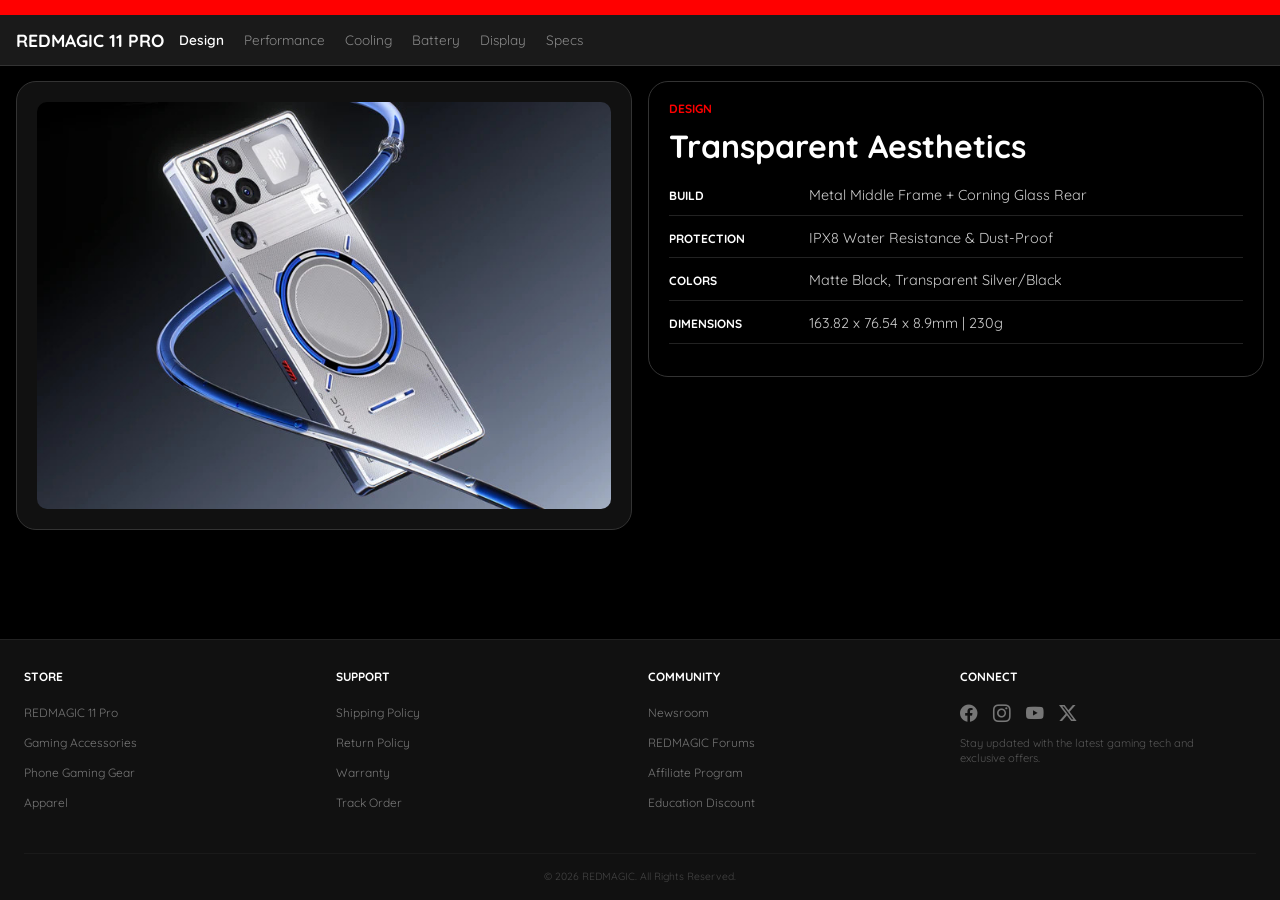
<file: A02/index.html>
<!DOCTYPE html>
<html lang="en">
<head>
    <meta charset="utf-8">
    <meta name="viewport" content="width=device-width, initial-scale=1">
    <title>REDMAGIC 11 Pro</title>
    <link href="https://cdn.jsdelivr.net/npm/bootstrap@5.3.3/dist/css/bootstrap.min.css" rel="stylesheet">
    <link href="https://fonts.googleapis.com/css2?family=Quicksand:wght@400;500;600;700&display=swap" rel="stylesheet">
    <link rel="stylesheet" href="https://cdn.jsdelivr.net/npm/bootstrap-icons@1.11.3/font/bootstrap-icons.min.css">

    <style>
        body { background: #000; color: white; margin: 0; font-family: 'Quicksand', sans-serif; display: flex; flex-direction: column; min-height: 100vh; overflow-x: hidden; }
        .top-bar { height: 15px; background: red; width: 100%; }
        
        .header-bar { background: #1a1a1a; padding: 10px 0; border-bottom: 1px solid #333; }
        .brand-name { font-weight: 700; text-transform: uppercase; font-size: 1.1rem; white-space: nowrap; margin-right: 15px; }
        
        .nav-center { 
            display: flex;
            gap: 20px; 
            overflow-x: auto; 
            scrollbar-width: none; 
            padding: 5px 0;
            -webkit-overflow-scrolling: touch;
        }
        .nav-center::-webkit-scrollbar { display: none; }
        
        .tab { cursor: pointer; color: #888; font-size: 0.85rem; position: relative; white-space: nowrap; transition: 0.3s; }
        .tab.active { color: white; font-weight: 600; }
        .tab.active::after { content: ""; position: absolute; left: 0; bottom: -8px; width: 100%; height: 2px; background: red; }
        
        .main-content { flex: 1; padding: 15px 0 40px; }
        
        /* Containers now strictly follow content height */
        .left-box, .content-box { 
            background: #111; 
            border-radius: 20px; 
            border: 1px solid #333; 
            padding: 20px; 
            margin-bottom: 15px;
            height: auto; 
            display: block;
        }
        
        .content-box { background: #000; }
        
        .carousel-item img { width: 100%; height: auto; border-radius: 10px; }
        .text-danger { color: #ff0000 !important; text-transform: uppercase; font-weight: 700; font-size: 0.75rem; }
        h2 { font-size: clamp(22px, 5vw, 32px); margin: 10px 0 20px; font-weight: 700; }
        
        .spec-list { list-style: none; padding: 0; margin: 0; width: 100%; }
        .spec-list li { 
            margin-bottom: 12px; 
            color: #ccc; 
            border-bottom: 1px solid #222; 
            padding-bottom: 8px; 
            font-size: 0.9rem; 
            display: flex;
            flex-wrap: wrap; 
        }
        
        .spec-list li b { color: white; font-size: 0.75rem; text-transform: uppercase; display: block; width: 100%; margin-bottom: 4px; }

        @media (min-width: 768px) {
            .spec-list li { flex-wrap: nowrap; align-items: baseline; }
            .spec-list li b { width: 140px; margin-bottom: 0; flex-shrink: 0; }
            /* This prevents the right column from stretching to match the image height */
            .row.g-3 { align-items: flex-start !important; } 
        }

        .video-wrapper { border-radius: 15px; overflow: hidden; background: #000; border: 1px solid #222; margin-top: 15px; }
        .video-wrapper video { width: 100%; display: block; }
        .video-labels { display: flex; justify-content: space-between; margin-top: 8px; font-size: 0.65rem; font-weight: 700; }
        
        footer { background: #111; padding: 30px 0 15px; border-top: 1px solid #222; }
        footer h6 { font-size: 0.75rem; font-weight: 700; margin-bottom: 15px; color: #fff; text-transform: uppercase; }
        .footer-links { list-style: none; padding: 0; margin-bottom: 15px; }
        .footer-links li { margin-bottom: 6px; }
        .footer-links a { color: #777; text-decoration: none; font-size: 0.75rem; transition: 0.3s; }
        .footer-links a:hover { color: red; }
        
        .social-icons { display: flex; gap: 15px; margin-bottom: 10px; }
        .social-icons a { color: #777; font-size: 1.1rem; transition: 0.3s; text-decoration: none; }
        .social-icons a:hover { color: #ff0000; }
        
        .footer-desc { font-size: 0.7rem; color: #555; max-width: 250px; line-height: 1.4; }
        .copyright-bar { margin-top: 25px; font-size: 0.65rem; color: #444; text-align: center; padding-top: 15px; border-top: 1px solid #1a1a1a; }
    </style>
</head>

<body>
    <div class="top-bar"></div>
    <header class="header-bar">
        <div class="container-fluid px-3">
            <div class="d-flex align-items-center">
                <span class="brand-name">REDMAGIC 11 Pro</span>
                <div class="nav-center">
                    <span class="tab active" data-tab="design">Design</span>
                    <span class="tab" data-tab="performance">Performance</span>
                    <span class="tab" data-tab="cooling">Cooling</span>
                    <span class="tab" data-tab="battery">Battery</span>
                    <span class="tab" data-tab="display">Display</span>
                    <span class="tab" data-tab="specs">Specs</span>
                </div>
            </div>
        </div>
    </header>

    <div class="main-content">
        <div class="container-fluid px-3">
            <div class="row g-3">
                <div class="col-12 col-lg-6">
                    <div class="left-box">
                        <div id="phoneCarousel" class="carousel slide" data-bs-ride="carousel">
                            <div class="carousel-inner">
                                <div class="carousel-item active"><img src="phone1.jpg" alt="Front"></div>
                                <div class="carousel-item"><img src="phone2.jpg" alt="Back"></div>
                            </div>
                        </div>
                    </div>
                </div>
                <div class="col-12 col-lg-6">
                    <div class="content-box" id="contentText">
                        <h4 class="text-danger">Design</h4>
                        <h2>Transparent Aesthetics</h2>
                        <ul class="spec-list">
                            <li><b>Build</b> Metal Middle Frame + Corning Glass Rear</li>
                            <li><b>Protection</b> IPX8 Water Resistance & Dust-Proof</li>
                            <li><b>Colors</b> Matte Black, Transparent Silver/Black</li>
                            <li><b>Dimensions</b> 163.82 x 76.54 x 8.9mm | 230g</li>
                        </ul>
                    </div>
                </div>
            </div>
        </div>
    </div>

    <footer>
        <div class="container-fluid px-4">
            <div class="row g-3">
                <div class="col-6 col-md-3">
                    <h6>Store</h6>
                    <ul class="footer-links">
                        <li><a href="#">REDMAGIC 11 Pro</a></li>
                        <li><a href="#">Gaming Accessories</a></li>
                        <li><a href="#">Phone Gaming Gear</a></li>
                        <li><a href="#">Apparel</a></li>
                    </ul>
                </div>
                <div class="col-6 col-md-3">
                    <h6>Support</h6>
                    <ul class="footer-links">
                        <li><a href="#">Shipping Policy</a></li>
                        <li><a href="#">Return Policy</a></li>
                        <li><a href="#">Warranty</a></li>
                        <li><a href="#">Track Order</a></li>
                    </ul>
                </div>
                <div class="col-6 col-md-3">
                    <h6>Community</h6>
                    <ul class="footer-links">
                        <li><a href="#">Newsroom</a></li>
                        <li><a href="#">REDMAGIC Forums</a></li>
                        <li><a href="#">Affiliate Program</a></li>
                        <li><a href="#">Education Discount</a></li>
                    </ul>
                </div>
                <div class="col-6 col-md-3">
                    <h6>Connect</h6>
                    <div class="social-icons">
                        <a href="https://facebook.com/redmagicgaming" target="_blank"><i class="bi bi-facebook"></i></a>
                        <a href="https://instagram.com/redmagicgaming" target="_blank"><i class="bi bi-instagram"></i></a>
                        <a href="https://youtube.com/@RedMagicGaming" target="_blank"><i class="bi bi-youtube"></i></a>
                        <a href="https://x.com/redmagicgaming" target="_blank"><i class="bi bi-twitter-x"></i></a>
                    </div>
                    <p class="footer-desc">Stay updated with the latest gaming tech and exclusive offers.</p>
                </div>
            </div>
            <div class="copyright-bar">© 2026 REDMAGIC. All Rights Reserved.</div>
        </div>
    </footer>

    <script src="https://cdn.jsdelivr.net/npm/bootstrap@5.3.3/dist/js/bootstrap.bundle.min.js"></script>
    <script>
        const tabs = document.querySelectorAll(".tab");
        const content = document.getElementById("contentText");
        
        tabs.forEach(tab => {
            tab.onclick = function() {
                tabs.forEach(t => t.classList.remove("active"));
                this.classList.add("active");
                this.scrollIntoView({ behavior: 'smooth', inline: 'center', block: 'nearest' });
                updateContent(this.getAttribute("data-tab"));
            };
        });

        function updateContent(type) {
            if (type === "design") {
                content.innerHTML = `<h4 class="text-danger">Design</h4><h2>Transparent Aesthetics</h2>
                    <ul class="spec-list">
                        <li><b>Build</b> Metal Middle Frame + Corning Glass Rear</li>
                        <li><b>Protection</b> IPX8 Water Resistance & Dust-Proof</li>
                        <li><b>Colors</b> Matte Black, Transparent Silver/Black</li>
                        <li><b>Dimensions</b> 163.82 x 76.54 x 8.9mm | 230g</li>
                    </ul>`;
            } else if (type === "performance") {
                content.innerHTML = `<h4 class="text-danger">Performance</h4><h2>Snapdragon 8 Elite Gen 5</h2>
                    <ul class="spec-list">
                        <li><b>Chipset</b> Snapdragon 8 Elite + RedCore R4</li>
                        <li><b>CPU</b> Oryon™ Cores clocked at 4.6Ghz</li>
                        <li><b>Memory</b> Up to 24GB LPDDR5T RAM</li>
                        <li><b>Storage</b> Up to 1TB UFS 4.1 Pro</li>
                    </ul>
                    <div class="video-wrapper">
                        <video autoplay loop muted playsinline><source src="https://eu.redmagic.gg/cdn/shop/videos/c/vp/818a5d08717540efadec2632ffc9727e/818a5d08717540efadec2632ffc9727e.HD-1080p-7.2Mbps-61607323.mp4?v=0" type="video/mp4"></video>
                    </div>
                    <div class="video-labels"><span class="text-danger">REDMAGIC 11 PRO</span><span class="text-white">XPHONE 17 PRO MAX</span></div>`;
            } else if (type === "cooling") {
                content.innerHTML = `<h4 class="text-danger">Cooling</h4><h2>AquaCore System</h2>
                    <ul class="spec-list">
                        <li><b>Fan</b> 24,000 RPM Waterproof Turbo Fan</li>
                        <li><b>VC</b> 13,116 mm² 3D Vapor Chamber</li>
                        <li><b>Liquid</b> Flowing Liquid Cooling Technology</li>
                        <li><b>Material</b> Composite Liquid Metal 3.0</li>
                    </ul>`;
            } else if (type === "battery") {
                content.innerHTML = `<h4 class="text-danger">Battery</h4><h2>7,500mAh Endurance</h2>
                    <ul class="spec-list">
                        <li><b>Capacity</b> 7,500mAh Large Battery</li>
                        <li><b>Charging</b> 80W Wired & Wireless Charging</li>
                        <li><b>Ports</b> USB 3.2 Gen 2 Type-C (DP Support)</li>
                        <li><b>Audio</b> 3.5mm Jack + Stereo Speakers</li>
                    </ul>`;
            } else if (type === "display") {
                content.innerHTML = `<h4 class="text-danger">Display</h4><h2>BOE X10 AMOLED</h2>
                    <ul class="spec-list">
                        <li><b>Specs</b> 6.85" FHD+ | 144Hz Refresh Rate</li>
                        <li><b>Touch</b> 3000Hz Highest Sampling Rate</li>
                        <li><b>Brightness</b> 1,800 Nits Max Peak</li>
                        <li><b>Color</b> 100% DCI-P3 | Accuracy △E＜1</li>
                    </ul>`;
            } else if (type === "specs") {
                content.innerHTML = `<h4 class="text-danger">Technical Specifications</h4><h2>Full Hardware Details</h2>
                    <ul class="spec-list">
                        <li><b>Rear Cam</b> 50MP + 50MP + 2MP (OIS Support)</li>
                        <li><b>Front Cam</b> 16MP Under-Display (AI Enhanced)</li>
                        <li><b>Network</b> SA+NSA 5G | Wi-Fi 7 | BT 5.4</li>
                        <li><b>Security</b> 3D Ultrasonic Fingerprint + Face ID</li>
                        <li><b>OS</b> REDMAGIC OS 11 (Android 16.0)</li>
                    </ul>`;
            }
        }
    </script>
</body>
</html>
</file>
